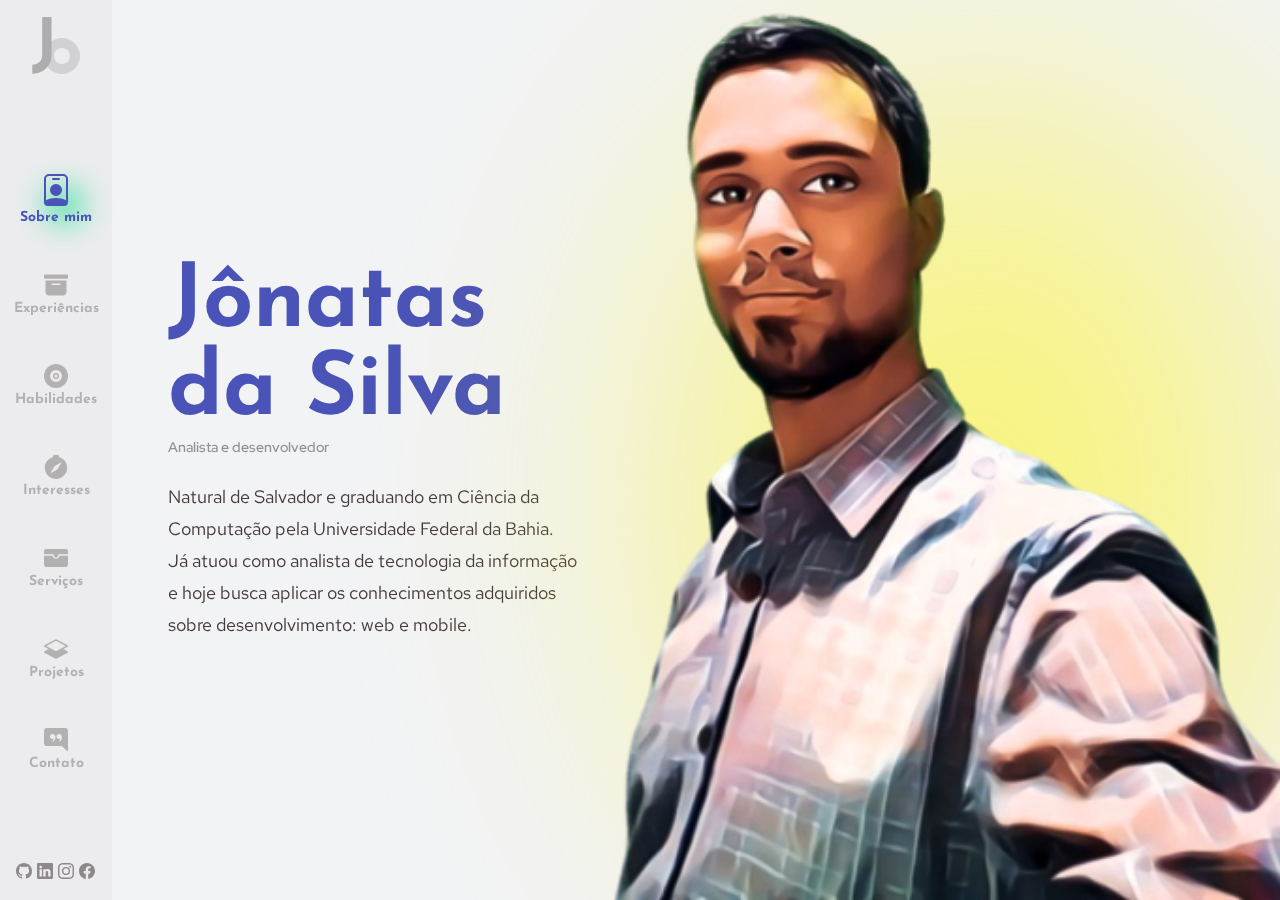
<file: index.html>
<!DOCTYPE html>
<html lang="pt-br" data-theme="light">
<head>
    <meta charset="UTF-8">
    <meta http-equiv="X-UA-Compatible" content="IE=edge">
    <meta name="viewport" content="width=device-width, initial-scale=1.0">
    <title>Jônatas da Silva - Analista e Desenvolvedor</title>
    <link rel="icon" href="assets/icons/favivon.svg">
    <link rel="stylesheet" href="css/global.css">
    <link rel="stylesheet" href="css/style.css">
</head>
<body>
    <aside id="menu">
        <a href="">
            <svg width="48" height="61" viewBox="0 0 48 61" fill="none" xmlns="http://www.w3.org/2000/svg" id="logo">
                <path opacity="0.2" fill-rule="evenodd" clip-rule="evenodd" d="M30 58C39.9411 58 48 49.9411 48 40C48 30.0589 39.9411 22 30 22C20.0589 22 12 30.0589 12 40C12 49.9411 20.0589 58 30 58ZM30 48C34.4183 48 38 44.4183 38 40C38 35.5817 34.4183 32 30 32C25.5817 32 22 35.5817 22 40C22 44.4183 25.5817 48 30 48Z" fill="#666666"/>
                <path d="M19.52 38.08C19.52 42.176 18.7093 45.6747 17.088 48.576C15.4667 51.4773 13.2053 53.696 10.304 55.232C7.44533 56.8107 4.11733 57.664 0.32 57.792V48.768C3.22133 48.5973 5.58933 47.7013 7.424 46.08C9.25867 44.4587 10.176 41.728 10.176 37.888V0.895996H19.52V38.08Z" fill="#ADADAD"/>
            </svg>
        </a>
        <nav id="itens-menu">
            <li href="" class="item active" id="menu-abo" onclick="Menu.about()">
                <svg xmlns="http://www.w3.org/2000/svg" width="16" height="16" fill="currentColor" class="bi bi-person-badge clicked" viewBox="0 0 16 16">
                    <path d="M6.5 2a.5.5 0 0 0 0 1h3a.5.5 0 0 0 0-1h-3zM11 8a3 3 0 1 1-6 0 3 3 0 0 1 6 0z"/>
                    <path d="M4.5 0A2.5 2.5 0 0 0 2 2.5V14a2 2 0 0 0 2 2h8a2 2 0 0 0 2-2V2.5A2.5 2.5 0 0 0 11.5 0h-7zM3 2.5A1.5 1.5 0 0 1 4.5 1h7A1.5 1.5 0 0 1 13 2.5v10.795a4.2 4.2 0 0 0-.776-.492C11.392 12.387 10.063 12 8 12s-3.392.387-4.224.803a4.2 4.2 0 0 0-.776.492V2.5z"/>
                </svg>
                <p>Sobre mim</p>
                <div class="select visible"></div>
            </li>
            <li href="" class="item" id="menu-exp" onclick="Menu.experiences()">
                <svg xmlns="http://www.w3.org/2000/svg" width="16" height="16" fill="currentColor" class="bi bi-archive-fill" viewBox="0 0 16 16">
                    <path d="M12.643 15C13.979 15 15 13.845 15 12.5V5H1v7.5C1 13.845 2.021 15 3.357 15h9.286zM5.5 7h5a.5.5 0 0 1 0 1h-5a.5.5 0 0 1 0-1zM.8 1a.8.8 0 0 0-.8.8V3a.8.8 0 0 0 .8.8h14.4A.8.8 0 0 0 16 3V1.8a.8.8 0 0 0-.8-.8H.8z"/>
                </svg>
                <p>Experiências</p>
                <div class="select none"></div>
            </li>
            <li href="" class="item" id="menu-ski" onclick="Menu.skills()">
                <svg xmlns="http://www.w3.org/2000/svg" width="16" height="16" fill="currentColor" class="bi bi-vinyl-fill" viewBox="0 0 16 16">
                    <path d="M8 6a2 2 0 1 0 0 4 2 2 0 0 0 0-4zm0 3a1 1 0 1 1 0-2 1 1 0 0 1 0 2z"/>
                    <path d="M16 8A8 8 0 1 1 0 8a8 8 0 0 1 16 0zM4 8a4 4 0 1 0 8 0 4 4 0 0 0-8 0z"/>
                </svg>
                <p>Habilidades</p>
                <div class="select none"></div>
            </li>
            <li href="" class="item" id="menu-int" onclick="Menu.interests()">
                <svg xmlns="http://www.w3.org/2000/svg" width="16" height="16" fill="currentColor" class="bi bi-compass-fill" viewBox="0 0 16 16">
                    <path d="M15.5 8.516a7.5 7.5 0 1 1-9.462-7.24A1 1 0 0 1 7 0h2a1 1 0 0 1 .962 1.276 7.503 7.503 0 0 1 5.538 7.24zm-3.61-3.905L6.94 7.439 4.11 12.39l4.95-2.828 2.828-4.95z"/>
                </svg>
                <p>Interesses</p>
                <div class="select none"></div>
            </li>
            <li href="" class="item" id="menu-ser" onclick="Menu.services()">
                <svg xmlns="http://www.w3.org/2000/svg" width="16" height="16" fill="currentColor" class="bi bi-wallet-fill" viewBox="0 0 16 16">
                    <path d="M1.5 2A1.5 1.5 0 0 0 0 3.5v2h6a.5.5 0 0 1 .5.5c0 .253.08.644.306.958.207.288.557.542 1.194.542.637 0 .987-.254 1.194-.542.226-.314.306-.705.306-.958a.5.5 0 0 1 .5-.5h6v-2A1.5 1.5 0 0 0 14.5 2h-13z"/>
                    <path d="M16 6.5h-5.551a2.678 2.678 0 0 1-.443 1.042C9.613 8.088 8.963 8.5 8 8.5c-.963 0-1.613-.412-2.006-.958A2.679 2.679 0 0 1 5.551 6.5H0v6A1.5 1.5 0 0 0 1.5 14h13a1.5 1.5 0 0 0 1.5-1.5v-6z"/>
                </svg>
                <p>Serviços</p>
                <div class="select none"></div>
            </li>
            <li href="" class="item" id="menu-pro" onclick="Menu.projects()">
                <svg xmlns="http://www.w3.org/2000/svg" width="16" height="16" fill="currentColor" class="bi bi-layers-half" viewBox="0 0 16 16">
                    <path d="M8.235 1.559a.5.5 0 0 0-.47 0l-7.5 4a.5.5 0 0 0 0 .882L3.188 8 .264 9.559a.5.5 0 0 0 0 .882l7.5 4a.5.5 0 0 0 .47 0l7.5-4a.5.5 0 0 0 0-.882L12.813 8l2.922-1.559a.5.5 0 0 0 0-.882l-7.5-4zM8 9.433L1.562 6 8 2.567 14.438 6 8 9.433z"/>
                </svg>
                <p>Projetos</p>
                <div class="select none"></div>
            </li>
            <li href="" class="item" id="menu-con" onclick="Menu.contact()">
                <svg xmlns="http://www.w3.org/2000/svg" width="16" height="16" fill="currentColor" class="bi bi-chat-right-quote-fill" viewBox="0 0 16 16">
                    <path d="M16 2a2 2 0 0 0-2-2H2a2 2 0 0 0-2 2v8a2 2 0 0 0 2 2h9.586a1 1 0 0 1 .707.293l2.853 2.853a.5.5 0 0 0 .854-.353V2zM7.194 4.766c.087.124.163.26.227.401.428.948.393 2.377-.942 3.706a.446.446 0 0 1-.612.01.405.405 0 0 1-.011-.59c.419-.416.672-.831.809-1.22-.269.165-.588.26-.93.26C4.775 7.333 4 6.587 4 5.667 4 4.747 4.776 4 5.734 4c.271 0 .528.06.756.166l.008.004c.169.07.327.182.469.324.085.083.161.174.227.272zM11 7.073c-.269.165-.588.26-.93.26-.958 0-1.735-.746-1.735-1.666 0-.92.777-1.667 1.734-1.667.271 0 .528.06.756.166l.008.004c.17.07.327.182.469.324.085.083.161.174.227.272.087.124.164.26.228.401.428.948.392 2.377-.942 3.706a.446.446 0 0 1-.613.01.405.405 0 0 1-.011-.59c.42-.416.672-.831.81-1.22z"/>
                </svg>
                <p>Contato</p>
                <div class="select none"></div>
            </li>
        </nav>
        <div id="social-media">
            <a href="">
                <svg xmlns="http://www.w3.org/2000/svg" width="16" height="16" fill="currentColor" class="bi bi-github" viewBox="0 0 16 16">
                    <path d="M8 0C3.58 0 0 3.58 0 8c0 3.54 2.29 6.53 5.47 7.59.4.07.55-.17.55-.38 0-.19-.01-.82-.01-1.49-2.01.37-2.53-.49-2.69-.94-.09-.23-.48-.94-.82-1.13-.28-.15-.68-.52-.01-.53.63-.01 1.08.58 1.23.82.72 1.21 1.87.87 2.33.66.07-.52.28-.87.51-1.07-1.78-.2-3.64-.89-3.64-3.95 0-.87.31-1.59.82-2.15-.08-.2-.36-1.02.08-2.12 0 0 .67-.21 2.2.82.64-.18 1.32-.27 2-.27.68 0 1.36.09 2 .27 1.53-1.04 2.2-.82 2.2-.82.44 1.1.16 1.92.08 2.12.51.56.82 1.27.82 2.15 0 3.07-1.87 3.75-3.65 3.95.29.25.54.73.54 1.48 0 1.07-.01 1.93-.01 2.2 0 .21.15.46.55.38A8.012 8.012 0 0 0 16 8c0-4.42-3.58-8-8-8z"/>
                </svg>
            </a>
            <a href="">
                <svg xmlns="http://www.w3.org/2000/svg" width="16" height="16" fill="currentColor" class="bi bi-linkedin" viewBox="0 0 16 16">
                    <path d="M0 1.146C0 .513.526 0 1.175 0h13.65C15.474 0 16 .513 16 1.146v13.708c0 .633-.526 1.146-1.175 1.146H1.175C.526 16 0 15.487 0 14.854V1.146zm4.943 12.248V6.169H2.542v7.225h2.401zm-1.2-8.212c.837 0 1.358-.554 1.358-1.248-.015-.709-.52-1.248-1.342-1.248-.822 0-1.359.54-1.359 1.248 0 .694.521 1.248 1.327 1.248h.016zm4.908 8.212V9.359c0-.216.016-.432.08-.586.173-.431.568-.878 1.232-.878.869 0 1.216.662 1.216 1.634v3.865h2.401V9.25c0-2.22-1.184-3.252-2.764-3.252-1.274 0-1.845.7-2.165 1.193v.025h-.016a5.54 5.54 0 0 1 .016-.025V6.169h-2.4c.03.678 0 7.225 0 7.225h2.4z"/>
                </svg>
            </a>
            <a href="">
                <svg xmlns="http://www.w3.org/2000/svg" width="16" height="16" fill="currentColor" class="bi bi-instagram" viewBox="0 0 16 16">
                    <path d="M8 0C5.829 0 5.556.01 4.703.048 3.85.088 3.269.222 2.76.42a3.917 3.917 0 0 0-1.417.923A3.927 3.927 0 0 0 .42 2.76C.222 3.268.087 3.85.048 4.7.01 5.555 0 5.827 0 8.001c0 2.172.01 2.444.048 3.297.04.852.174 1.433.372 1.942.205.526.478.972.923 1.417.444.445.89.719 1.416.923.51.198 1.09.333 1.942.372C5.555 15.99 5.827 16 8 16s2.444-.01 3.298-.048c.851-.04 1.434-.174 1.943-.372a3.916 3.916 0 0 0 1.416-.923c.445-.445.718-.891.923-1.417.197-.509.332-1.09.372-1.942C15.99 10.445 16 10.173 16 8s-.01-2.445-.048-3.299c-.04-.851-.175-1.433-.372-1.941a3.926 3.926 0 0 0-.923-1.417A3.911 3.911 0 0 0 13.24.42c-.51-.198-1.092-.333-1.943-.372C10.443.01 10.172 0 7.998 0h.003zm-.717 1.442h.718c2.136 0 2.389.007 3.232.046.78.035 1.204.166 1.486.275.373.145.64.319.92.599.28.28.453.546.598.92.11.281.24.705.275 1.485.039.843.047 1.096.047 3.231s-.008 2.389-.047 3.232c-.035.78-.166 1.203-.275 1.485a2.47 2.47 0 0 1-.599.919c-.28.28-.546.453-.92.598-.28.11-.704.24-1.485.276-.843.038-1.096.047-3.232.047s-2.39-.009-3.233-.047c-.78-.036-1.203-.166-1.485-.276a2.478 2.478 0 0 1-.92-.598 2.48 2.48 0 0 1-.6-.92c-.109-.281-.24-.705-.275-1.485-.038-.843-.046-1.096-.046-3.233 0-2.136.008-2.388.046-3.231.036-.78.166-1.204.276-1.486.145-.373.319-.64.599-.92.28-.28.546-.453.92-.598.282-.11.705-.24 1.485-.276.738-.034 1.024-.044 2.515-.045v.002zm4.988 1.328a.96.96 0 1 0 0 1.92.96.96 0 0 0 0-1.92zm-4.27 1.122a4.109 4.109 0 1 0 0 8.217 4.109 4.109 0 0 0 0-8.217zm0 1.441a2.667 2.667 0 1 1 0 5.334 2.667 2.667 0 0 1 0-5.334z"/>
                </svg>
            </a>
            <a href="">
                <svg xmlns="http://www.w3.org/2000/svg" width="16" height="16" fill="currentColor" class="bi bi-facebook" viewBox="0 0 16 16">
                    <path d="M16 8.049c0-4.446-3.582-8.05-8-8.05C3.58 0-.002 3.603-.002 8.05c0 4.017 2.926 7.347 6.75 7.951v-5.625h-2.03V8.05H6.75V6.275c0-2.017 1.195-3.131 3.022-3.131.876 0 1.791.157 1.791.157v1.98h-1.009c-.993 0-1.303.621-1.303 1.258v1.51h2.218l-.354 2.326H9.25V16c3.824-.604 6.75-3.934 6.75-7.951z"/>
                </svg>
            </a>
        </div>
    </aside>
    <article>
        <section id="about" class="pageIn">
            <div id="about-info">
                <h1>Jônatas da Silva</h1> 
                <em>Analista e desenvolvedor</em>
                <p>Natural de Salvador e graduando em Ciência da Computação pela Universidade Federal da Bahia. Já atuou como analista de tecnologia da informação e hoje busca aplicar os conhecimentos adquiridos sobre desenvolvimento: web e mobile.</p>
            </div>
            <div id="about-perfil">
                <img src="assets/image/perfil-sobre.png" alt="Perfil de Jônatas da Silva">
                <div id="circle"></div>
            </div>
        </section>
        <section id="experiences">
            <ul id="career">
                <li id="atual">
                    <h2>2021</h2>
                    <h3>Maio</h3>
                    <h4>Projeto especial PROAE</h4>
                    <p>Ingressa como bolsista no Ponto de presença da RNP na Bahia (PoP-BA), através de uma bolsa de pesquisa da FAPEX. Onde, desempenhará as atividades de: monitoramento de ativos de redes, análise de dados de tráfego de redes, tratamento de incidentes em links de internet, configuração remota de equipamentos (redes e servidores), criação de regras de Segurança (BCP38 - RFC 2827) em equipamento de redes, instalação e atualização de servidor de monitoramento Zabbix e criação de procedimentos.</p>
                    <em>Supervisor: Italo Valcy/Kleber Mascarenhas</em>
                    <div id="status">
                        <div>
                            <div id="bar"></div>
                        </div>
                        <svg xmlns="http://www.w3.org/2000/svg" width="16" height="16" fill="currentColor" class="bi bi-clock-fill" viewBox="0 0 16 16">
                            <path d="M16 8A8 8 0 1 1 0 8a8 8 0 0 1 16 0zM8 3.5a.5.5 0 0 0-1 0V9a.5.5 0 0 0 .252.434l3.5 2a.5.5 0 0 0 .496-.868L8 8.71V3.5z"/>
                        </svg>
                    </div>
                </li>
                <li id="finish">
                    <h2>2018</h2>
                    <h3>Maio</h3>
                    <h4>Projeto especial PROAE</h4>
                    <p>Ingressa como bolsista na Coordenação de Segurança da Informação e Comunicação da UFBA, através de mais um projeto da PROAE. Onde, atualmente, desempenha as atividades de: monitoramento de ativos de redes, análise de dados de tráfego de redes, tratamento de incidentes em links de internet, configuração remota de equipamentos (redes e servidores), criação de regras de Segurança (BCP38 - RFC 2827) em equipamento de redes, instalação e atualização de servidor de monitoramento Zabbix e criação de procedimentos.</p>
                    <em>Supervisor: Italo Valcy/Kleber Mascarenhas</em>
                    <div id="status">
                        <div>
                            <div id="bar"></div>
                        </div>
                        <svg xmlns="http://www.w3.org/2000/svg" width="16" height="16" fill="currentColor" class="bi bi-clock-fill" viewBox="0 0 16 16">
                            <path d="M16 8A8 8 0 1 1 0 8a8 8 0 0 1 16 0zM8 3.5a.5.5 0 0 0-1 0V9a.5.5 0 0 0 .252.434l3.5 2a.5.5 0 0 0 .496-.868L8 8.71V3.5z"/>
                        </svg>
                    </div>
                </li>
                <li id="second">
                    <h2>2016</h2>
                    <h3>Setembro</h3>
                    <h4>Analista de Tecnologia da Informação</h4>
                    <p>Ingressa na Coordenação de Redes e Infraestrutura da STI/UFBA, como Analista de Tecnologia da Informação, pela empresa: Solutís. Onde desempenhava as ações de: monitorar, configurar e analisar ativos de redes e servidores com Zabbix, manutenção do serviço de backup com Tivoli da IBM (inserção, atualização, análise e identificação de erros), operação e sustentação da infraestrutura de servidores e redes do datacenter da STI/UFBA e gerenciar permissões de acesso em servidor de arquivos.</p>
                    <em>Empresa: Solutís</em>
                    <div id="status">
                        <div>
                            <div id="bar"></div>
                        </div>
                        <svg xmlns="http://www.w3.org/2000/svg" width="16" height="16" fill="currentColor" class="bi bi-check-circle-fill" viewBox="0 0 16 16">
                            <path d="M16 8A8 8 0 1 1 0 8a8 8 0 0 1 16 0zm-3.97-3.03a.75.75 0 0 0-1.08.022L7.477 9.417 5.384 7.323a.75.75 0 0 0-1.06 1.06L6.97 11.03a.75.75 0 0 0 1.079-.02l3.992-4.99a.75.75 0 0 0-.01-1.05z"/>
                        </svg>
                    </div>
                </li>
                <li id="third">
                    <h2>2016</h2>
                    <h3>Maio</h3>
                    <h4>Programa de Capacitação Técnica em Informática</h4>
                    <p>Ingressa como bolsista na Superintendência de Tecnologia da Informação (STI) da UFBA. Onde foram adquiridos conhecimentos de: sistema linux, inserção de servidores nas rotinas de backups com Tivoli (IBM), desenvolvimento de scripts para automatizar processo de execução de backups em falha, monitoramento de ativos (redes e servidores) com CACTI e Zabbix e produção de relatórios sobre o sistema de backup.</p>
                    <em>Coordenador: Italo Valcy</em>
                    <div id="status">
                        <div>
                            <div id="bar"></div>
                        </div>
                        <svg xmlns="http://www.w3.org/2000/svg" width="16" height="16" fill="currentColor" class="bi bi-check-circle-fill" viewBox="0 0 16 16">
                            <path d="M16 8A8 8 0 1 1 0 8a8 8 0 0 1 16 0zm-3.97-3.03a.75.75 0 0 0-1.08.022L7.477 9.417 5.384 7.323a.75.75 0 0 0-1.06 1.06L6.97 11.03a.75.75 0 0 0 1.079-.02l3.992-4.99a.75.75 0 0 0-.01-1.05z"/>
                        </svg>
                    </div>
                </li>
                <li id="fourth">
                    <h2>2014</h2>
                    <h3>Fevereiro</h3>
                    <h4>Ferramentas Computacionais no Ensino da Matemática</h4>
                    <p>Ingressa pela primeira vez, como bolsista em um projeto da Pró-Reitoria de Ações Afirmativas (PROAE) da UFBA, onde adquiriu conhecimentos sobre LaTeX e ferramentas de construção de artigos científicos.</p>
                    <em>Orietadora: Simone Ribeiro</em>
                    <div id="status">
                        <div>
                            <div id="bar"></div>
                        </div>
                        <svg xmlns="http://www.w3.org/2000/svg" width="16" height="16" fill="currentColor" class="bi bi-check-circle-fill" viewBox="0 0 16 16">
                            <path d="M16 8A8 8 0 1 1 0 8a8 8 0 0 1 16 0zm-3.97-3.03a.75.75 0 0 0-1.08.022L7.477 9.417 5.384 7.323a.75.75 0 0 0-1.06 1.06L6.97 11.03a.75.75 0 0 0 1.079-.02l3.992-4.99a.75.75 0 0 0-.01-1.05z"/>
                        </svg>
                    </div>
                </li>
            </ul>
            <div class="sun"></div>
            <div class="tree"></div>
            <div class="berry"></div>
        </section>
        <section id="skills">
            <div id="hability">
                <div id="tec-web">
                    <div id="html">
                        <h3>HTML</h3>
                        <img src="assets/icons/html.svg" alt="Logo HTML">
                        <div id="progress-html">
                            <div id="bar-html"></div>
                        </div>
                    </div>
                    <div id="css">
                        <h3>CSS</h3>
                        <img src="assets/icons/css.svg" alt="Logo CSS">
                        <div id="progress-css">
                            <div id="bar-css"></div>
                        </div>
                    </div>
                    <div id="js">
                        <h3>JavaScript</h3>
                        <img src="assets/icons/javascript.svg" alt="Logo JavaScript">
                        <div id="progress-js">
                            <div id="bar-js"></div>
                        </div>
                    </div>
                    <div id="sass">
                        <h3>Sass</h3>
                        <img src="assets/icons/Sass.svg" alt="Logo Sass">
                        <div id="progress-sass">
                            <div id="bar-sass"></div>
                        </div>
                    </div>
                    <div id="php">
                        <h3>PHP</h3>
                        <img src="assets/icons/php.svg" alt="Logo PHP">
                        <div id="progress-php">
                            <div id="bar-php"></div>
                        </div>
                    </div>
                </div>
                <div id="tec-mobile">
                    <div id="android">
                        <h3>Android Nativo</h3>
                        <img src="assets/icons/Android.svg" alt="Logo Linguagem C">
                        <div id="progress-android">
                            <div id="bar-android"></div>
                        </div>
                    </div>
                    <div id="react">
                        <h3>React Native</h3>
                        <img src="assets/icons/react.svg" alt="Logo Java">
                        <div id="progress-react">
                            <div id="bar-react"></div>
                        </div>
                    </div>
                    <div id="dart">
                        <h3>Dart</h3>
                        <img src="assets/icons/Dart.svg" alt="Logo Python">
                        <div id="progress-dart">
                            <div id="bar-dart"></div>
                        </div>
                    </div>
                    <div id="flutter">
                        <h3>Flutter</h3>
                        <img src="assets/icons/flutter.svg" alt="Logo Node.js">
                        <div id="progress-flutter">
                            <div id="bar-flutter"></div>
                        </div>
                    </div>
                </div>
                <div id="tec-backend">
                    <div id="c">
                        <h3>C</h3>
                        <img src="assets/icons/c-programming.svg" alt="Logo Linguagem C">
                        <div id="progress-c">
                            <div id="bar-c"></div>
                        </div>
                    </div>
                    <div id="java">
                        <h3>Java</h3>
                        <img src="assets/icons/java.svg" alt="Logo Java">
                        <div id="progress-java">
                            <div id="bar-java"></div>
                        </div>
                    </div>
                    <div id="python">
                        <h3>Python</h3>
                        <img src="assets/icons/python.svg" alt="Logo Python">
                        <div id="progress-python">
                            <div id="bar-python"></div>
                        </div>
                    </div>
                    <div id="node">
                        <h3>Node.js</h3>
                        <img src="assets/icons/Node.js.svg" alt="Logo Node.js">
                        <div id="progress-node">
                            <div id="bar-node"></div>
                        </div>
                    </div>
                    <div id="sql">
                        <h3>MySQL</h3>
                        <img src="assets/icons/MySQL.svg" alt="Logo Sass">
                        <div id="progress-sql">
                            <div id="bar-sql"></div>
                        </div>
                    </div>
                    <div id="mongodb">
                        <h3>MongoDB</h3>
                        <img src="assets/icons/MongoDB.svg" alt="Logo MongoDB">
                        <div id="progress-mongodb">
                            <div id="bar-mongodb"></div>
                        </div>
                    </div>
                    <div id="docker">
                        <h3>Docker</h3>
                        <img src="assets/icons/Docker.svg" alt="Logo Docker">
                        <div id="progress-docker">
                            <div id="bar-docker"></div>
                        </div>
                    </div>
                </div>
            </div>
            <div id="perfil">
                <img src="assets/image/perfil-habilidades.png" alt="Perfil de Jônatas da Silva.">
                <div id="circle"></div>
            </div>
            <div id="green"></div>
        </section>
        <section id="interests">
            <div class="wraper">
                <div class="card ack">
                    <img src="assets/illustrations/Mobile Phone_Two Color.svg" alt="Ilustração de desenvolvimento mobile">
                    <h2>Desenvolvimento mobile</h2>
                    <p>Interessado por desenvolvimento mobile, nos últimos anos vem se dedicando a aprender sobre este ramos. Sendo assim, em 2020 ao participar do Bootcamp desenvolvedor Mobile foram adquiridos conhecimentos básicos sobre: Android Nativo, React Native e Flutter.</p>
                </div>
                <div class="card ack">
                    <img src="assets/illustrations/Web development _Two Color.svg" alt="Ilustração de desenvolvimento web">
                    <h2>Desenvolvimento Web</h2>
                    <p>Interessado em desenvolvimento web, desde 2019 vem buscando adquirir conhecimentos acerca destas tecnologias, em 2020 ingressa no curso FIC-Programador Web do IFBA de Barreiras, onde adquire conhecimentos básicos sobre: HTML, CSS, JavaScript e PHP.</p>
                </div>
                <div class="card ack">
                    <img src="assets/illustrations/Scrum board_Two Color.svg" alt="Ilustração de engenharia de softwaare">
                    <h2>Engenharia de Software</h2>
                    <p>Desde 2015, detém um grande interesse sobre esta área. Na academia, sempre busca aprender o máximo desta área. É um grande entusiasta na: prototipagem de software, gerenciamento de projetos, design estrutural de aplicações e testes de sistemas.</p>
                </div>
                <div class="card">
                    <img src="assets/illustrations/Analyzing process_Two Color.svg" alt="Ilustração de analises de sistemas">
                    <h2>Analise de Sistemas</h2>
                    <p>Desde 2016 é interessado em análise de sistemas, pois já atuou como analista de tecnologia da Informação. Desta forma, detém os conhecimentos: Tivoli (IBM), Linux, servidor de arquivos Windows e serviço de monitoramento com Zabbix. Além de deter conhecimentos básicos a cerca de docker e criação e manutenção de containers.</p>
                </div>
                <div class="card">
                    <img src="assets/illustrations/Mind Map_Two Color.svg" alt="Ilustração de Analise de requisitos">
                    <h2>Análise de Requisitos</h2>
                    <p>Ao descobrir está área em 2016, se interessou e muito. Quando descobriu que o levantamentos dos requisitos é o que define o rumo do desenvolvimento e evolução de um software, isto fez com que o entendimento sobre o desenvolvimento de um projeto fosse mais amplo. Desde então busca entender cada vez mais sobre esse campo tão complexo.</p>
                </div>
                <div class="card">
                    <img src="assets/illustrations/Report analysis _Two Color.svg" alt="Ilustração de mineração de dados">
                    <h2>Mineração de Dados</h2>
                    <p>Em 2017, quando teve contato com estes conteúdos em um evento, fez ver o poder de identificar relacionamentos entre um conjunto de dados e identificar padrões era algo muito interessante. Sendo assim, na academia, esteva cursando uma disciplina que abordava PLN e como identificar e construir regras para identificação e extração de informação.</p>
                </div>
            </div>
            <div class="green"></div>
            <div class="primary"></div>
            <div class="yellow"></div>
        </section>
        <section id="services"></section>
        <section id="projects"></section>
        <section id="contact">
            <div class="mail">
                <form class="form" action="https://formspree.io/jonatasdasilvasantos@outlook.com" method="POST">
                    <input name="Name" class="text" type="text" placeholder="Nome" required="">
                    <input name="_replyto" class="text" type="email" placeholder="E-mail: john@emai.com" required>
                    <input name="_subject" class="text" type="text" placeholder="Assunto de contato" required>
                    <textarea name="message" class="text" placeholder="Digite sua mensagem..." required ></textarea>
                    <input type="hidden" name="_next" value="https://jonatasdasilva.github.io/#contato">
                    <input id="limpar" type="reset" value="limpar">
                    <input id="enviar" type="submit" value="enviar">
                </form>
            </div>
            <div id="network">
                <div id="github" class="profile">
                    <svg xmlns="http://www.w3.org/2000/svg" width="16" height="16" fill="currentColor" class="bi bi-github" viewBox="0 0 16 16">
                        <path d="M8 0C3.58 0 0 3.58 0 8c0 3.54 2.29 6.53 5.47 7.59.4.07.55-.17.55-.38 0-.19-.01-.82-.01-1.49-2.01.37-2.53-.49-2.69-.94-.09-.23-.48-.94-.82-1.13-.28-.15-.68-.52-.01-.53.63-.01 1.08.58 1.23.82.72 1.21 1.87.87 2.33.66.07-.52.28-.87.51-1.07-1.78-.2-3.64-.89-3.64-3.95 0-.87.31-1.59.82-2.15-.08-.2-.36-1.02.08-2.12 0 0 .67-.21 2.2.82.64-.18 1.32-.27 2-.27.68 0 1.36.09 2 .27 1.53-1.04 2.2-.82 2.2-.82.44 1.1.16 1.92.08 2.12.51.56.82 1.27.82 2.15 0 3.07-1.87 3.75-3.65 3.95.29.25.54.73.54 1.48 0 1.07-.01 1.93-.01 2.2 0 .21.15.46.55.38A8.012 8.012 0 0 0 16 8c0-4.42-3.58-8-8-8z"/>
                    </svg>
                    <p>@jonatasdasilva</p>
                </div>
                <div id="linkedin" class="profile">
                    <svg xmlns="http://www.w3.org/2000/svg" width="16" height="16" fill="currentColor" class="bi bi-linkedin" viewBox="0 0 16 16">
                        <path d="M0 1.146C0 .513.526 0 1.175 0h13.65C15.474 0 16 .513 16 1.146v13.708c0 .633-.526 1.146-1.175 1.146H1.175C.526 16 0 15.487 0 14.854V1.146zm4.943 12.248V6.169H2.542v7.225h2.401zm-1.2-8.212c.837 0 1.358-.554 1.358-1.248-.015-.709-.52-1.248-1.342-1.248-.822 0-1.359.54-1.359 1.248 0 .694.521 1.248 1.327 1.248h.016zm4.908 8.212V9.359c0-.216.016-.432.08-.586.173-.431.568-.878 1.232-.878.869 0 1.216.662 1.216 1.634v3.865h2.401V9.25c0-2.22-1.184-3.252-2.764-3.252-1.274 0-1.845.7-2.165 1.193v.025h-.016a5.54 5.54 0 0 1 .016-.025V6.169h-2.4c.03.678 0 7.225 0 7.225h2.4z"/>
                    </svg>
                    <p>Jônatas da Silva Santos</p>
                </div>
                <div id="instagram" class="profile">
                     <svg xmlns="http://www.w3.org/2000/svg" width="16" height="16" fill="currentColor" class="bi bi-instagram" viewBox="0 0 16 16">
                        <path d="M8 0C5.829 0 5.556.01 4.703.048 3.85.088 3.269.222 2.76.42a3.917 3.917 0 0 0-1.417.923A3.927 3.927 0 0 0 .42 2.76C.222 3.268.087 3.85.048 4.7.01 5.555 0 5.827 0 8.001c0 2.172.01 2.444.048 3.297.04.852.174 1.433.372 1.942.205.526.478.972.923 1.417.444.445.89.719 1.416.923.51.198 1.09.333 1.942.372C5.555 15.99 5.827 16 8 16s2.444-.01 3.298-.048c.851-.04 1.434-.174 1.943-.372a3.916 3.916 0 0 0 1.416-.923c.445-.445.718-.891.923-1.417.197-.509.332-1.09.372-1.942C15.99 10.445 16 10.173 16 8s-.01-2.445-.048-3.299c-.04-.851-.175-1.433-.372-1.941a3.926 3.926 0 0 0-.923-1.417A3.911 3.911 0 0 0 13.24.42c-.51-.198-1.092-.333-1.943-.372C10.443.01 10.172 0 7.998 0h.003zm-.717 1.442h.718c2.136 0 2.389.007 3.232.046.78.035 1.204.166 1.486.275.373.145.64.319.92.599.28.28.453.546.598.92.11.281.24.705.275 1.485.039.843.047 1.096.047 3.231s-.008 2.389-.047 3.232c-.035.78-.166 1.203-.275 1.485a2.47 2.47 0 0 1-.599.919c-.28.28-.546.453-.92.598-.28.11-.704.24-1.485.276-.843.038-1.096.047-3.232.047s-2.39-.009-3.233-.047c-.78-.036-1.203-.166-1.485-.276a2.478 2.478 0 0 1-.92-.598 2.48 2.48 0 0 1-.6-.92c-.109-.281-.24-.705-.275-1.485-.038-.843-.046-1.096-.046-3.233 0-2.136.008-2.388.046-3.231.036-.78.166-1.204.276-1.486.145-.373.319-.64.599-.92.28-.28.546-.453.92-.598.282-.11.705-.24 1.485-.276.738-.034 1.024-.044 2.515-.045v.002zm4.988 1.328a.96.96 0 1 0 0 1.92.96.96 0 0 0 0-1.92zm-4.27 1.122a4.109 4.109 0 1 0 0 8.217 4.109 4.109 0 0 0 0-8.217zm0 1.441a2.667 2.667 0 1 1 0 5.334 2.667 2.667 0 0 1 0-5.334z"/>
                    </svg>
                    <p>@jonatasdasilvasantos</p>
                </div>
                <div id="instagram" class="profile">
                     <svg xmlns="http://www.w3.org/2000/svg" width="16" height="16" fill="currentColor" class="bi bi-facebook" viewBox="0 0 16 16">
                        <path d="M16 8.049c0-4.446-3.582-8.05-8-8.05C3.58 0-.002 3.603-.002 8.05c0 4.017 2.926 7.347 6.75 7.951v-5.625h-2.03V8.05H6.75V6.275c0-2.017 1.195-3.131 3.022-3.131.876 0 1.791.157 1.791.157v1.98h-1.009c-.993 0-1.303.621-1.303 1.258v1.51h2.218l-.354 2.326H9.25V16c3.824-.604 6.75-3.934 6.75-7.951z"/>
                    </svg>
                    <p>@jonatasdasilvasantos</p>
                </div>
            </div>
        </section>
    </article>
    <script src="js/script.js"></script>
    
</body>
</html>
</file>
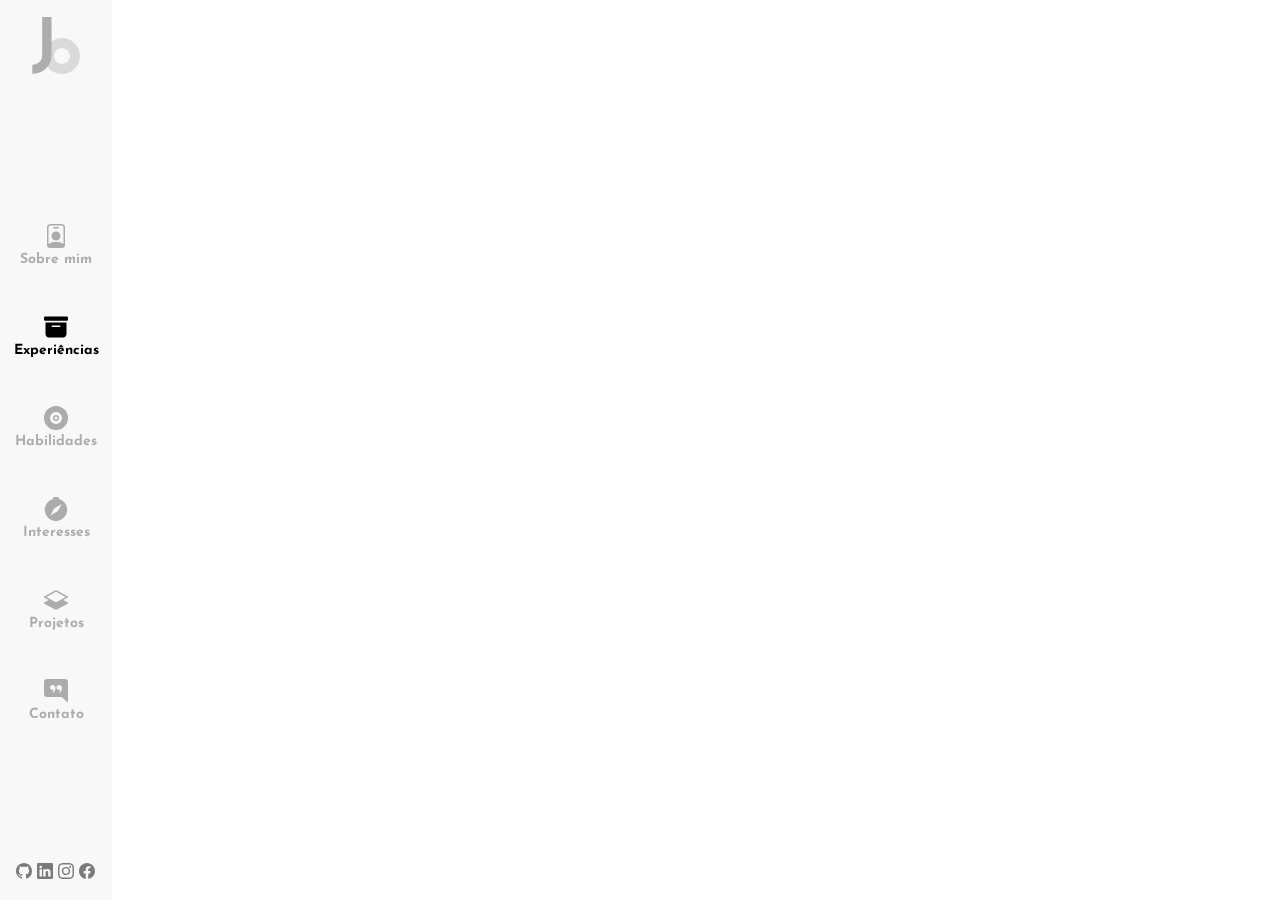
<file: pages/experiencias.html>
<!DOCTYPE html>
<html lang="pt-br" data-theme="light">
<head>
    <meta charset="UTF-8">
    <meta http-equiv="X-UA-Compatible" content="IE=edge">
    <meta name="viewport" content="width=device-width, initial-scale=1.0">
    <title>Jônatas da Silva - Analista e Desenvolvedor</title>
    <link rel="icon" href="../assets/icons/favivon.svg">
    <link rel="stylesheet" href="../css/global.css">
    <meta name="description" content="Natural de Salvador e graduando em Ciência da Computação pela Universidade Federal da Bahia. Já atuou como analista de tecnologia da informação e hoje busca aplicar os conhecimentos adquiridos sobre desenvolvimento: web e mobile.">
</head>
<body>
    <aside id="menu">
        <a href="https://jonatasdasilva.github.io/">
            <svg width="48" height="61" viewBox="0 0 48 61" fill="none" xmlns="http://www.w3.org/2000/svg" id="logo">
                <path opacity="0.2" fill-rule="evenodd" clip-rule="evenodd" d="M30 58C39.9411 58 48 49.9411 48 40C48 30.0589 39.9411 22 30 22C20.0589 22 12 30.0589 12 40C12 49.9411 20.0589 58 30 58ZM30 48C34.4183 48 38 44.4183 38 40C38 35.5817 34.4183 32 30 32C25.5817 32 22 35.5817 22 40C22 44.4183 25.5817 48 30 48Z" fill="#666666"/>
                <path d="M19.52 38.08C19.52 42.176 18.7093 45.6747 17.088 48.576C15.4667 51.4773 13.2053 53.696 10.304 55.232C7.44533 56.8107 4.11733 57.664 0.32 57.792V48.768C3.22133 48.5973 5.58933 47.7013 7.424 46.08C9.25867 44.4587 10.176 41.728 10.176 37.888V0.895996H19.52V38.08Z" fill="#ADADAD"/>
            </svg>
        </a>
        <nav id="itens-menu">
            <a href="../index.html" class="item">
                <svg xmlns="http://www.w3.org/2000/svg" width="16" height="16" fill="currentColor" class="bi bi-person-badge active" viewBox="0 0 16 16">
                    <path d="M6.5 2a.5.5 0 0 0 0 1h3a.5.5 0 0 0 0-1h-3zM11 8a3 3 0 1 1-6 0 3 3 0 0 1 6 0z"/>
                    <path d="M4.5 0A2.5 2.5 0 0 0 2 2.5V14a2 2 0 0 0 2 2h8a2 2 0 0 0 2-2V2.5A2.5 2.5 0 0 0 11.5 0h-7zM3 2.5A1.5 1.5 0 0 1 4.5 1h7A1.5 1.5 0 0 1 13 2.5v10.795a4.2 4.2 0 0 0-.776-.492C11.392 12.387 10.063 12 8 12s-3.392.387-4.224.803a4.2 4.2 0 0 0-.776.492V2.5z"/>
                </svg>
                <p>Sobre mim</p>
            </a>
            <a href="experiencias.html" class="item active">
                <svg xmlns="http://www.w3.org/2000/svg" width="16" height="16" fill="currentColor" class="bi bi-archive-fill" viewBox="0 0 16 16">
                    <path d="M12.643 15C13.979 15 15 13.845 15 12.5V5H1v7.5C1 13.845 2.021 15 3.357 15h9.286zM5.5 7h5a.5.5 0 0 1 0 1h-5a.5.5 0 0 1 0-1zM.8 1a.8.8 0 0 0-.8.8V3a.8.8 0 0 0 .8.8h14.4A.8.8 0 0 0 16 3V1.8a.8.8 0 0 0-.8-.8H.8z"/>
                </svg>
                <p>Experiências</p>
                <div class="select active"></div>
            </a>
            <a href="#" class="item">
                <svg xmlns="http://www.w3.org/2000/svg" width="16" height="16" fill="currentColor" class="bi bi-vinyl-fill" viewBox="0 0 16 16">
                    <path d="M8 6a2 2 0 1 0 0 4 2 2 0 0 0 0-4zm0 3a1 1 0 1 1 0-2 1 1 0 0 1 0 2z"/>
                    <path d="M16 8A8 8 0 1 1 0 8a8 8 0 0 1 16 0zM4 8a4 4 0 1 0 8 0 4 4 0 0 0-8 0z"/>
                </svg>
                <p>Habilidades</p>
            </a>
            <a href="#" class="item">
                <svg xmlns="http://www.w3.org/2000/svg" width="16" height="16" fill="currentColor" class="bi bi-compass-fill" viewBox="0 0 16 16">
                    <path d="M15.5 8.516a7.5 7.5 0 1 1-9.462-7.24A1 1 0 0 1 7 0h2a1 1 0 0 1 .962 1.276 7.503 7.503 0 0 1 5.538 7.24zm-3.61-3.905L6.94 7.439 4.11 12.39l4.95-2.828 2.828-4.95z"/>
                </svg>
                <p>Interesses</p>
            </a>
            <a href="#" class="item">
                <svg xmlns="http://www.w3.org/2000/svg" width="16" height="16" fill="currentColor" class="bi bi-layers-half" viewBox="0 0 16 16">
                    <path d="M8.235 1.559a.5.5 0 0 0-.47 0l-7.5 4a.5.5 0 0 0 0 .882L3.188 8 .264 9.559a.5.5 0 0 0 0 .882l7.5 4a.5.5 0 0 0 .47 0l7.5-4a.5.5 0 0 0 0-.882L12.813 8l2.922-1.559a.5.5 0 0 0 0-.882l-7.5-4zM8 9.433L1.562 6 8 2.567 14.438 6 8 9.433z"/>
                </svg>
                <p>Projetos</p>
            </a>
            <a href="#" class="item">
                <svg xmlns="http://www.w3.org/2000/svg" width="16" height="16" fill="currentColor" class="bi bi-chat-right-quote-fill" viewBox="0 0 16 16">
                    <path d="M16 2a2 2 0 0 0-2-2H2a2 2 0 0 0-2 2v8a2 2 0 0 0 2 2h9.586a1 1 0 0 1 .707.293l2.853 2.853a.5.5 0 0 0 .854-.353V2zM7.194 4.766c.087.124.163.26.227.401.428.948.393 2.377-.942 3.706a.446.446 0 0 1-.612.01.405.405 0 0 1-.011-.59c.419-.416.672-.831.809-1.22-.269.165-.588.26-.93.26C4.775 7.333 4 6.587 4 5.667 4 4.747 4.776 4 5.734 4c.271 0 .528.06.756.166l.008.004c.169.07.327.182.469.324.085.083.161.174.227.272zM11 7.073c-.269.165-.588.26-.93.26-.958 0-1.735-.746-1.735-1.666 0-.92.777-1.667 1.734-1.667.271 0 .528.06.756.166l.008.004c.17.07.327.182.469.324.085.083.161.174.227.272.087.124.164.26.228.401.428.948.392 2.377-.942 3.706a.446.446 0 0 1-.613.01.405.405 0 0 1-.011-.59c.42-.416.672-.831.81-1.22z"/>
                </svg>
                <p>Contato</p>
            </a>
        </nav>
        <div id="social-media">
            <a href="">
                <svg xmlns="http://www.w3.org/2000/svg" width="16" height="16" fill="currentColor" class="bi bi-github" viewBox="0 0 16 16">
                    <path d="M8 0C3.58 0 0 3.58 0 8c0 3.54 2.29 6.53 5.47 7.59.4.07.55-.17.55-.38 0-.19-.01-.82-.01-1.49-2.01.37-2.53-.49-2.69-.94-.09-.23-.48-.94-.82-1.13-.28-.15-.68-.52-.01-.53.63-.01 1.08.58 1.23.82.72 1.21 1.87.87 2.33.66.07-.52.28-.87.51-1.07-1.78-.2-3.64-.89-3.64-3.95 0-.87.31-1.59.82-2.15-.08-.2-.36-1.02.08-2.12 0 0 .67-.21 2.2.82.64-.18 1.32-.27 2-.27.68 0 1.36.09 2 .27 1.53-1.04 2.2-.82 2.2-.82.44 1.1.16 1.92.08 2.12.51.56.82 1.27.82 2.15 0 3.07-1.87 3.75-3.65 3.95.29.25.54.73.54 1.48 0 1.07-.01 1.93-.01 2.2 0 .21.15.46.55.38A8.012 8.012 0 0 0 16 8c0-4.42-3.58-8-8-8z"/>
                </svg>
            </a>
            <a href="">
                <svg xmlns="http://www.w3.org/2000/svg" width="16" height="16" fill="currentColor" class="bi bi-linkedin" viewBox="0 0 16 16">
                    <path d="M0 1.146C0 .513.526 0 1.175 0h13.65C15.474 0 16 .513 16 1.146v13.708c0 .633-.526 1.146-1.175 1.146H1.175C.526 16 0 15.487 0 14.854V1.146zm4.943 12.248V6.169H2.542v7.225h2.401zm-1.2-8.212c.837 0 1.358-.554 1.358-1.248-.015-.709-.52-1.248-1.342-1.248-.822 0-1.359.54-1.359 1.248 0 .694.521 1.248 1.327 1.248h.016zm4.908 8.212V9.359c0-.216.016-.432.08-.586.173-.431.568-.878 1.232-.878.869 0 1.216.662 1.216 1.634v3.865h2.401V9.25c0-2.22-1.184-3.252-2.764-3.252-1.274 0-1.845.7-2.165 1.193v.025h-.016a5.54 5.54 0 0 1 .016-.025V6.169h-2.4c.03.678 0 7.225 0 7.225h2.4z"/>
                </svg>
            </a>
            <a href="">
                <svg xmlns="http://www.w3.org/2000/svg" width="16" height="16" fill="currentColor" class="bi bi-instagram" viewBox="0 0 16 16">
                    <path d="M8 0C5.829 0 5.556.01 4.703.048 3.85.088 3.269.222 2.76.42a3.917 3.917 0 0 0-1.417.923A3.927 3.927 0 0 0 .42 2.76C.222 3.268.087 3.85.048 4.7.01 5.555 0 5.827 0 8.001c0 2.172.01 2.444.048 3.297.04.852.174 1.433.372 1.942.205.526.478.972.923 1.417.444.445.89.719 1.416.923.51.198 1.09.333 1.942.372C5.555 15.99 5.827 16 8 16s2.444-.01 3.298-.048c.851-.04 1.434-.174 1.943-.372a3.916 3.916 0 0 0 1.416-.923c.445-.445.718-.891.923-1.417.197-.509.332-1.09.372-1.942C15.99 10.445 16 10.173 16 8s-.01-2.445-.048-3.299c-.04-.851-.175-1.433-.372-1.941a3.926 3.926 0 0 0-.923-1.417A3.911 3.911 0 0 0 13.24.42c-.51-.198-1.092-.333-1.943-.372C10.443.01 10.172 0 7.998 0h.003zm-.717 1.442h.718c2.136 0 2.389.007 3.232.046.78.035 1.204.166 1.486.275.373.145.64.319.92.599.28.28.453.546.598.92.11.281.24.705.275 1.485.039.843.047 1.096.047 3.231s-.008 2.389-.047 3.232c-.035.78-.166 1.203-.275 1.485a2.47 2.47 0 0 1-.599.919c-.28.28-.546.453-.92.598-.28.11-.704.24-1.485.276-.843.038-1.096.047-3.232.047s-2.39-.009-3.233-.047c-.78-.036-1.203-.166-1.485-.276a2.478 2.478 0 0 1-.92-.598 2.48 2.48 0 0 1-.6-.92c-.109-.281-.24-.705-.275-1.485-.038-.843-.046-1.096-.046-3.233 0-2.136.008-2.388.046-3.231.036-.78.166-1.204.276-1.486.145-.373.319-.64.599-.92.28-.28.546-.453.92-.598.282-.11.705-.24 1.485-.276.738-.034 1.024-.044 2.515-.045v.002zm4.988 1.328a.96.96 0 1 0 0 1.92.96.96 0 0 0 0-1.92zm-4.27 1.122a4.109 4.109 0 1 0 0 8.217 4.109 4.109 0 0 0 0-8.217zm0 1.441a2.667 2.667 0 1 1 0 5.334 2.667 2.667 0 0 1 0-5.334z"/>
                </svg>
            </a>
            <a href="">
                <svg xmlns="http://www.w3.org/2000/svg" width="16" height="16" fill="currentColor" class="bi bi-facebook" viewBox="0 0 16 16">
                    <path d="M16 8.049c0-4.446-3.582-8.05-8-8.05C3.58 0-.002 3.603-.002 8.05c0 4.017 2.926 7.347 6.75 7.951v-5.625h-2.03V8.05H6.75V6.275c0-2.017 1.195-3.131 3.022-3.131.876 0 1.791.157 1.791.157v1.98h-1.009c-.993 0-1.303.621-1.303 1.258v1.51h2.218l-.354 2.326H9.25V16c3.824-.604 6.75-3.934 6.75-7.951z"/>
                </svg>
            </a>
        </div>
    </aside>
</body>
</html>
</file>
<file: css/global.css>
@import url("https://fonts.googleapis.com/css2?family=Josefin+Sans:ital,wght@0,100;0,200;0,300;0,400;0,500;0,600;0,700;1,100;1,200;1,300;1,400;1,500;1,600;1,700&family=Open+Sans:ital,wght@0,300;0,400;0,600;0,700;0,800;1,300;1,400;1,600;1,700;1,800&family=Red+Hat+Display:ital,wght@0,400;0,500;0,700;0,900;1,400;1,500;1,700;1,900&family=Red+Hat+Text:ital,wght@0,400;0,500;0,700;1,400;1,500;1,700&display=swap");
* {
  margin: 0;
  padding: 0;
  font-weight: 200;
  box-sizing: border-box;
  -webkit-box-sizing: border-box;
  font-family: 'Red Hat Text', sans-serif;
  -moz-osx-font-smoothing: grayscale !important;
  text-rendering: optimizelegibility !important;
  -webkit-font-smoothing: antialiased !important;
}

/*
html[data-theme="light"]{
    width: 100%;
    height: 100%;
    --text: #222222;
    --yellow: #fef503;
    --primary: #4953B8;
    --emphasis: #eeeeee;
    --secondary: #00db86;
    --background: #F2F3F5;
    background: var(--background);
}*/
#menu {
  top: 0px;
  left: 0px;
  width: 112px;
  height: 100%;
  display: -webkit-box;
  display: -ms-flexbox;
  display: flex;
  padding: 16px;
  position: fixed;
  -webkit-box-align: center;
      -ms-flex-align: center;
          align-items: center;
  -webkit-box-orient: vertical;
  -webkit-box-direction: normal;
      -ms-flex-direction: column;
          flex-direction: column;
  -webkit-backdrop-filter: blur(20rem);
          backdrop-filter: blur(20rem);
  -webkit-box-pack: justify;
      -ms-flex-pack: justify;
          justify-content: space-between;
  background: rgba(49, 38, 40, 0.03);
}

#menu #itens-menu {
  display: -webkit-box;
  display: -ms-flexbox;
  display: flex;
  position: relative;
  -webkit-box-align: center;
      -ms-flex-align: center;
          align-items: center;
  -webkit-box-orient: vertical;
  -webkit-box-direction: normal;
      -ms-flex-direction: column;
          flex-direction: column;
  background: transparent;
  -ms-flex-pack: distribute;
      justify-content: space-around;
  -webkit-transition: all 0.6s ease-in-out;
  transition: all 0.6s ease-in-out;
}

#menu #itens-menu .item {
  opacity: 0.3;
  display: -webkit-box;
  display: -ms-flexbox;
  display: flex;
  cursor: pointer;
  color: var(--text);
  -webkit-box-align: center;
      -ms-flex-align: center;
          align-items: center;
  margin: 24px 0 24px 0;
  text-decoration: none;
  -webkit-box-orient: vertical;
  -webkit-box-direction: normal;
      -ms-flex-direction: column;
          flex-direction: column;
  -webkit-transition: all 0.3s ease-in-out;
  transition: all 0.3s ease-in-out;
}

#menu #itens-menu .item:hover {
  opacity: 0.5;
}

#menu #itens-menu .item svg {
  width: 24px;
  height: 24px;
  color: var(--text);
  -webkit-transition: all 0.5s ease-in;
  transition: all 0.5s ease-in;
  -webkit-animation: icon-in 0.5s normal;
          animation: icon-in 0.5s normal;
}

#menu #itens-menu .item svg.clicked {
  width: 32px;
  height: 32px;
  color: var(--primary);
  -webkit-transition: all 0.5s ease-out;
  transition: all 0.5s ease-out;
}

#menu #itens-menu .item p {
  font-size: 14px;
  font-weight: 700;
  padding-top: 4px;
  font-family: 'Josefin Sans', sans-serif;
}

#menu #itens-menu .item .select {
  left: 36px;
  width: 10px;
  height: 10px;
  display: none;
  position: relative;
  border-radius: 100%;
  background: var(--secondary);
  border: 2px solid var(--emphasis);
}

#menu #itens-menu .item .select.visible {
  left: 8px;
  z-index: -1;
  width: 40px;
  height: 40px;
  opacity: 0.8;
  bottom: 40px;
  display: block;
  -webkit-filter: blur(1rem);
          filter: blur(1rem);
  margin-bottom: -40px;
}

#menu #itens-menu .item .select.none {
  display: none;
}

#menu #itens-menu .item.active {
  opacity: 1;
  color: var(--primary);
  -webkit-transition: all 0.5s ease-in-out;
  transition: all 0.5s ease-in-out;
}

#menu #social-media a {
  opacity: 0.5;
  margin-right: 1px;
  color: var(--text);
  text-decoration: none;
  -webkit-transition: all 0.5s ease-in-out;
  transition: all 0.5s ease-in-out;
}

#menu #social-media a:hover {
  opacity: 1;
  color: var(--primary);
}

@-webkit-keyframes icon-in {
  from {
    width: 24px;
    height: 24px;
    color: var(--primary);
  }
  to {
    width: 32px;
    height: 32px;
    color: var(--primary);
  }
}

@keyframes icon-in {
  from {
    width: 24px;
    height: 24px;
    color: var(--primary);
  }
  to {
    width: 32px;
    height: 32px;
    color: var(--primary);
  }
}

@-webkit-keyframes icon-out {
  from {
    width: 32px;
    height: 32px;
    opacity: 0.3;
    color: var(--primary);
  }
  to {
    opacity: 1;
    width: 24px;
    height: 24px;
    color: var(--text);
  }
}

@keyframes icon-out {
  from {
    width: 32px;
    height: 32px;
    opacity: 0.3;
    color: var(--primary);
  }
  to {
    opacity: 1;
    width: 24px;
    height: 24px;
    color: var(--text);
  }
}
/*# sourceMappingURL=global.css.map */
</file>
<file: css/style.css>
@charset "UTF-8";
/*
    - Criar animação para ativar e desativar butão de menu.
*/
html[data-theme="light"] {
  width: 100%;
  height: 100%;
  --text: #312628;
  --yellow: #fef503;
  --primary: #4953B8;
  --emphasis: #eeeeee;
  --secondary: #00db86;
  --background: #F2F3F5;
  background: var(--background);
}

body {
  width: 100%;
  height: 100%;
}

article {
  margin: 0;
  padding: 0;
  width: 100%;
  height: 100%;
  display: -webkit-box;
  display: -ms-flexbox;
  display: flex;
  overflow-x: hidden;
  -webkit-box-orient: vertical;
  -webkit-box-direction: normal;
      -ms-flex-direction: column;
          flex-direction: column;
}

article section.hidden {
  -webkit-transition: all 0.7 ease-out;
  transition: all 0.7 ease-out;
  -webkit-animation: page-out 1.5s normal;
          animation: page-out 1.5s normal;
}

article section.show {
  -webkit-transition: all 0.7 ease-in;
  transition: all 0.7 ease-in;
  -webkit-animation: page-in 1.5s normal;
          animation: page-in 1.5s normal;
}

article #about {
  margin: 0;
  padding: 0;
  height: 100%;
  display: none;
  overflow-x: hidden;
  margin-left: 168px;
  -webkit-box-align: center;
      -ms-flex-align: center;
          align-items: center;
  width: calc(100% - 168px);
  -ms-flex-pack: distribute;
      justify-content: space-around;
  -webkit-transition: all 0.5s ease-out;
  transition: all 0.5s ease-out;
}

article #about #about-info {
  width: 40%;
}

article #about #about-info h1 {
  font-size: 88px;
  font-weight: 700;
  color: var(--primary);
  font-family: 'Josefin Sans', sans-serif;
}

article #about #about-info em {
  opacity: 0.4;
  font-size: 14px;
  font-weight: 600;
  margin-top: 16px;
  font-style: normal;
  font-family: 'Red Hat Display', sans-serif;
}

article #about #about-info p {
  width: 92%;
  opacity: 0.9;
  font-size: 18px;
  font-weight: 400;
  margin-top: 24px;
  line-height: 32px;
  color: var(--text);
}

article #about #about-perfil {
  right: 0;
  bottom: 0;
  margin: 0;
  padding: 0;
  width: 60%;
  height: 100%;
  position: relative;
}

article #about #about-perfil #circle {
  right: 0;
  bottom: 0;
  z-index: 0;
  width: 90%;
  height: 90%;
  opacity: 0.5;
  position: absolute;
  border-radius: 100%;
  -webkit-filter: blur(10rem);
          filter: blur(10rem);
  background: var(--yellow);
}

article #about #about-perfil img {
  right: 0;
  z-index: 2;
  height: 100%;
  position: absolute;
}

article #about.pageIn {
  display: -webkit-box;
  display: -ms-flexbox;
  display: flex;
  -webkit-animation: page-in 1s;
          animation: page-in 1s;
}

article #about.pageOut {
  -webkit-animation: page-out 1s;
          animation: page-out 1s;
}

article #experiences {
  display: none;
  margin-left: 168px;
  position: relative;
  overflow-x: hidden;
  width: calc(100% - 168px);
  -webkit-transition: all 0.5s ease-in-out;
  transition: all 0.5s ease-in-out;
}

article #experiences #career {
  margin: 0;
  display: -ms-grid;
  display: grid;
  row-gap: 2rem;
  margin-top: 2rem;
  -webkit-column-gap: 2rem;
          column-gap: 2rem;
  list-style: none;
  overflow-y: hidden;
  padding-bottom: 2rem;
  -ms-grid-rows: 1fr 1fr;
      grid-template-rows: 1fr 1fr;
  -ms-grid-columns: 1fr 1fr;
      grid-template-columns: 1fr 1fr;
}

article #experiences #career li {
  width: 90%;
  height: 100%;
  padding: 48px;
  margin-left: 2rem;
  background: var(--emphasis);
  border: 1px solid rgba(0, 0, 0, 0.01);
  -webkit-box-shadow: 12px 12px 2px 1px rgba(0, 0, 255, 0.08);
          box-shadow: 12px 12px 2px 1px rgba(0, 0, 255, 0.08);
}

article #experiences #career li h2 {
  font-size: 88px;
  font-weight: 800;
  color: var(--text);
  font-family: 'Red Hat Display', sans-serif;
}

article #experiences #career li h3 {
  font-size: 16px;
  font-weight: 600;
  color: var(--text);
  letter-spacing: 1.5px;
}

article #experiences #career li h4 {
  font-size: 36px;
  margin-top: 56px;
  font-weight: 600;
  color: var(--text);
  margin-bottom: 24px;
  font-family: 'Red Hat Display', sans-serif;
}

article #experiences #career li p {
  font-weight: 500;
  color: var(--text);
  text-align: justify;
  margin-bottom: 36px;
}

article #experiences #career li em {
  opacity: 0.8;
  font-weight: 500;
  padding: 5px 10px;
  color: var(--text);
  background: rgba(0, 0, 0, 0.08);
}

article #experiences #career li #status {
  display: -webkit-box;
  display: -ms-flexbox;
  display: flex;
  position: relative;
  -webkit-box-align: center;
      -ms-flex-align: center;
          align-items: center;
  -webkit-box-pack: justify;
      -ms-flex-pack: justify;
          justify-content: space-between;
}

article #experiences #career li #status div {
  width: 90%;
  height: 16px;
  display: -webkit-box;
  display: -ms-flexbox;
  display: flex;
  padding: 0 5px;
  -webkit-box-align: center;
      -ms-flex-align: center;
          align-items: center;
  background: rgba(0, 0, 0, 0.15);
}

article #experiences #career li #status #bar {
  width: 100%;
  height: 8px;
  opacity: 0.7;
  background: var(--secondary);
}

article #experiences #career li #status svg {
  width: 24px;
  height: 24px;
  opacity: 0.9;
  color: var(--secondary);
}

article #experiences #career #atual {
  color: var(--emphasis);
  background: var(--primary);
}

article #experiences #career #atual h2, article #experiences #career #atual h3, article #experiences #career #atual h4, article #experiences #career #atual p, article #experiences #career #atual em {
  color: var(--background);
}

article #experiences #career #atual h2 {
  font-weight: 700;
}

article #experiences #career #atual h3 {
  font-weight: 500;
}

article #experiences #career #atual p {
  font-weight: 400;
  margin-bottom: 58px;
}

article #experiences #career #atual em {
  font-weight: 400;
  background: rgba(0, 0, 0, 0.15);
}

article #experiences #career #atual #status {
  margin-top: 24px;
}

article #experiences #career #atual #status div {
  width: 90%;
  height: 16px;
  display: -webkit-box;
  display: -ms-flexbox;
  display: flex;
  padding: 0 5px;
  -webkit-box-align: center;
      -ms-flex-align: center;
          align-items: center;
  background: rgba(0, 0, 0, 0.15);
}

article #experiences #career #atual #status #bar {
  width: 5%;
  height: 8px;
  opacity: 0.9;
  background: var(--yellow);
}

article #experiences #career #atual #status svg {
  opacity: 0.9;
  color: var(--yellow);
}

article #experiences #career #finish p {
  margin-bottom: 58px;
}

article #experiences #career #finish #status {
  margin-top: 24px;
}

article #experiences #career #second p {
  margin-bottom: 58px;
}

article #experiences #career #second #status {
  margin-top: 24px;
}

article #experiences #career #third #status {
  margin-top: 24px;
}

article #experiences #career #fourth p {
  margin-bottom: 72px;
}

article #experiences #career #fourth #status {
  margin-top: 24px;
}

article #experiences .sun {
  top: -8px;
  left: 150px;
  z-index: -1;
  opacity: 0.5;
  width: 1000px;
  height: 1000px;
  position: absolute;
  border-radius: 100%;
  -webkit-filter: blur(5rem);
          filter: blur(5rem);
  background: var(--yellow);
}

article #experiences .tree {
  top: 30%;
  left: 40%;
  z-index: -1;
  opacity: 0.4;
  width: 900px;
  height: 900px;
  position: absolute;
  border-radius: 100%;
  -webkit-filter: blur(10rem);
          filter: blur(10rem);
  background: var(--secondary);
}

article #experiences .berry {
  right: 20%;
  z-index: -1;
  bottom: -90%;
  width: 900px;
  height: 900px;
  position: absolute;
  border-radius: 100%;
  -webkit-filter: blur(10rem);
          filter: blur(10rem);
  background: var(--primary);
}

article #experiences.pageIn {
  display: block;
  -webkit-animation: page-in 1s;
          animation: page-in 1s;
}

article #experiences.pageOut {
  -webkit-animation: page-out 1s;
          animation: page-out 1s;
}

article #skills {
  height: 100%;
  display: none;
  margin-left: 168px;
  overflow-x: hidden;
  -webkit-box-align: center;
      -ms-flex-align: center;
          align-items: center;
  width: calc(100% - 168px);
  -webkit-box-pack: justify;
      -ms-flex-pack: justify;
          justify-content: space-between;
  -webkit-transition: all 0.5s ease-in-out;
  transition: all 0.5s ease-in-out;
}

article #skills #hability {
  width: 60%;
  height: 80%;
  display: -webkit-box;
  display: -ms-flexbox;
  display: flex;
  -webkit-box-align: center;
      -ms-flex-align: center;
          align-items: center;
  position: relative;
  -webkit-box-orient: vertical;
  -webkit-box-direction: normal;
      -ms-flex-direction: column;
          flex-direction: column;
  background: transparent;
  -ms-flex-pack: distribute;
      justify-content: space-around;
}

article #skills #hability #tec-web {
  width: 100%;
  display: -webkit-box;
  display: -ms-flexbox;
  display: flex;
  -webkit-box-align: center;
      -ms-flex-align: center;
          align-items: center;
  -ms-flex-pack: distribute;
      justify-content: space-around;
}

article #skills #hability #tec-web #html {
  width: 30%;
  height: 30%;
  display: -webkit-box;
  display: -ms-flexbox;
  display: flex;
  padding: 10px;
  -webkit-box-align: center;
      -ms-flex-align: center;
          align-items: center;
  -webkit-box-orient: vertical;
  -webkit-box-direction: normal;
      -ms-flex-direction: column;
          flex-direction: column;
}

article #skills #hability #tec-web #html h3 {
  opacity: 0.7;
  font-size: 16px;
  font-weight: 600;
  color: var(--text);
  margin-bottom: 10px;
}

article #skills #hability #tec-web #html img {
  width: 100%;
  height: 100%;
}

article #skills #hability #tec-web #html #progress-html {
  width: 60%;
  height: 10px;
  margin-top: 8px;
  border-radius: 20px;
  background: rgba(0, 0, 0, 0.15);
}

article #skills #hability #tec-web #html #progress-html #bar-html {
  width: 60%;
  height: 100%;
  background: #e34c26;
  border-top-left-radius: 20px;
  border-bottom-left-radius: 20px;
}

article #skills #hability #tec-web #css {
  width: 30%;
  height: 30%;
  display: -webkit-box;
  display: -ms-flexbox;
  display: flex;
  padding: 10px;
  -webkit-box-align: center;
      -ms-flex-align: center;
          align-items: center;
  -webkit-box-orient: vertical;
  -webkit-box-direction: normal;
      -ms-flex-direction: column;
          flex-direction: column;
}

article #skills #hability #tec-web #css h3 {
  opacity: 0.7;
  font-size: 16px;
  font-weight: 600;
  color: var(--text);
  margin-bottom: 10px;
}

article #skills #hability #tec-web #css img {
  width: 100%;
  height: 100%;
}

article #skills #hability #tec-web #css #progress-css {
  width: 60%;
  height: 10px;
  margin-top: 8px;
  border-radius: 20px;
  background: rgba(0, 0, 0, 0.15);
}

article #skills #hability #tec-web #css #progress-css #bar-css {
  width: 50%;
  height: 100%;
  background: #264de4;
  border-top-left-radius: 20px;
  border-bottom-left-radius: 20px;
}

article #skills #hability #tec-web #js {
  width: 30%;
  height: 30%;
  display: -webkit-box;
  display: -ms-flexbox;
  display: flex;
  padding: 10px;
  -webkit-box-align: center;
      -ms-flex-align: center;
          align-items: center;
  -webkit-box-orient: vertical;
  -webkit-box-direction: normal;
      -ms-flex-direction: column;
          flex-direction: column;
}

article #skills #hability #tec-web #js h3 {
  opacity: 0.7;
  font-size: 16px;
  font-weight: 600;
  color: var(--text);
  margin-bottom: 10px;
}

article #skills #hability #tec-web #js img {
  width: 100%;
  height: 100%;
}

article #skills #hability #tec-web #js #progress-js {
  width: 60%;
  height: 10px;
  margin-top: 8px;
  border-radius: 20px;
  background: rgba(0, 0, 0, 0.15);
}

article #skills #hability #tec-web #js #progress-js #bar-js {
  width: 50%;
  height: 100%;
  background: #f0db4f;
  border-top-left-radius: 20px;
  border-bottom-left-radius: 20px;
}

article #skills #hability #tec-web #sass {
  width: 30%;
  height: 30%;
  display: -webkit-box;
  display: -ms-flexbox;
  display: flex;
  padding: 10px;
  -webkit-box-align: center;
      -ms-flex-align: center;
          align-items: center;
  -webkit-box-orient: vertical;
  -webkit-box-direction: normal;
      -ms-flex-direction: column;
          flex-direction: column;
}

article #skills #hability #tec-web #sass h3 {
  opacity: 0.7;
  font-size: 16px;
  font-weight: 600;
  color: var(--text);
  margin-bottom: 10px;
}

article #skills #hability #tec-web #sass img {
  width: 100%;
  height: 100%;
}

article #skills #hability #tec-web #sass #progress-sass {
  width: 60%;
  height: 10px;
  margin-top: 8px;
  border-radius: 20px;
  background: rgba(0, 0, 0, 0.15);
}

article #skills #hability #tec-web #sass #progress-sass #bar-sass {
  width: 60%;
  height: 100%;
  background: #ce679a;
  border-top-left-radius: 20px;
  border-bottom-left-radius: 20px;
}

article #skills #hability #tec-web #php {
  width: 30%;
  height: 30%;
  display: -webkit-box;
  display: -ms-flexbox;
  display: flex;
  padding: 10px;
  margin-left: 10px;
  -webkit-box-align: center;
      -ms-flex-align: center;
          align-items: center;
  -webkit-box-orient: vertical;
  -webkit-box-direction: normal;
      -ms-flex-direction: column;
          flex-direction: column;
}

article #skills #hability #tec-web #php h3 {
  opacity: 0.7;
  font-size: 16px;
  font-weight: 600;
  color: var(--text);
  margin-bottom: 10px;
}

article #skills #hability #tec-web #php img {
  width: 100%;
  height: 100%;
}

article #skills #hability #tec-web #php #progress-php {
  width: 60%;
  height: 10px;
  margin-top: 8px;
  border-radius: 20px;
  background: rgba(0, 0, 0, 0.15);
}

article #skills #hability #tec-web #php #progress-php #bar-php {
  width: 40%;
  height: 100%;
  background: #787CB5;
  border-top-left-radius: 20px;
  border-bottom-left-radius: 20px;
}

article #skills #hability #tec-backend {
  width: 100%;
  display: -webkit-box;
  display: -ms-flexbox;
  display: flex;
  -webkit-box-align: center;
      -ms-flex-align: center;
          align-items: center;
  -ms-flex-pack: distribute;
      justify-content: space-around;
}

article #skills #hability #tec-backend #c {
  width: 30%;
  height: 30%;
  display: -webkit-box;
  display: -ms-flexbox;
  display: flex;
  padding: 10px;
  -webkit-box-align: center;
      -ms-flex-align: center;
          align-items: center;
  -webkit-box-orient: vertical;
  -webkit-box-direction: normal;
      -ms-flex-direction: column;
          flex-direction: column;
}

article #skills #hability #tec-backend #c h3 {
  opacity: 0.7;
  font-size: 16px;
  font-weight: 600;
  color: var(--text);
  margin-bottom: 10px;
}

article #skills #hability #tec-backend #c img {
  width: 100%;
  height: 100%;
}

article #skills #hability #tec-backend #c #progress-c {
  width: 80%;
  height: 10px;
  margin-top: 8px;
  border-radius: 20px;
  background: rgba(0, 0, 0, 0.15);
}

article #skills #hability #tec-backend #c #progress-c #bar-c {
  width: 60%;
  height: 100%;
  background: #3949ab;
  border-top-left-radius: 20px;
  border-bottom-left-radius: 20px;
}

article #skills #hability #tec-backend #java {
  width: 30%;
  height: 30%;
  display: -webkit-box;
  display: -ms-flexbox;
  display: flex;
  padding: 10px;
  -webkit-box-align: center;
      -ms-flex-align: center;
          align-items: center;
  -webkit-box-orient: vertical;
  -webkit-box-direction: normal;
      -ms-flex-direction: column;
          flex-direction: column;
}

article #skills #hability #tec-backend #java h3 {
  opacity: 0.7;
  font-size: 16px;
  font-weight: 600;
  color: var(--text);
  margin-bottom: 10px;
}

article #skills #hability #tec-backend #java img {
  width: 100%;
  height: 100%;
}

article #skills #hability #tec-backend #java #progress-java {
  width: 80%;
  height: 10px;
  margin-top: 8px;
  border-radius: 20px;
  background: rgba(0, 0, 0, 0.15);
}

article #skills #hability #tec-backend #java #progress-java #bar-java {
  width: 30%;
  height: 100%;
  background: #e66e00;
  border-top-left-radius: 20px;
  border-bottom-left-radius: 20px;
}

article #skills #hability #tec-backend #python {
  width: 30%;
  height: 30%;
  display: -webkit-box;
  display: -ms-flexbox;
  display: flex;
  padding: 10px;
  -webkit-box-align: center;
      -ms-flex-align: center;
          align-items: center;
  -webkit-box-orient: vertical;
  -webkit-box-direction: normal;
      -ms-flex-direction: column;
          flex-direction: column;
}

article #skills #hability #tec-backend #python h3 {
  opacity: 0.7;
  font-size: 16px;
  font-weight: 600;
  color: var(--text);
  margin-bottom: 10px;
}

article #skills #hability #tec-backend #python img {
  width: 100%;
  height: 100%;
}

article #skills #hability #tec-backend #python #progress-python {
  width: 80%;
  height: 10px;
  margin-top: 8px;
  border-radius: 20px;
  background: rgba(0, 0, 0, 0.15);
}

article #skills #hability #tec-backend #python #progress-python #bar-python {
  width: 40%;
  height: 100%;
  background: #ffd747;
  border-top-left-radius: 20px;
  border-bottom-left-radius: 20px;
}

article #skills #hability #tec-backend #node {
  width: 30%;
  height: 30%;
  display: -webkit-box;
  display: -ms-flexbox;
  display: flex;
  padding: 10px;
  -webkit-box-align: center;
      -ms-flex-align: center;
          align-items: center;
  -webkit-box-orient: vertical;
  -webkit-box-direction: normal;
      -ms-flex-direction: column;
          flex-direction: column;
}

article #skills #hability #tec-backend #node h3 {
  opacity: 0.7;
  font-size: 16px;
  font-weight: 600;
  color: var(--text);
  margin-bottom: 10px;
}

article #skills #hability #tec-backend #node img {
  width: 100%;
  height: 100%;
}

article #skills #hability #tec-backend #node #progress-node {
  width: 80%;
  height: 10px;
  margin-top: 8px;
  border-radius: 20px;
  background: rgba(0, 0, 0, 0.15);
}

article #skills #hability #tec-backend #node #progress-node #bar-node {
  width: 40%;
  height: 100%;
  background: #026E00;
  border-top-left-radius: 20px;
  border-bottom-left-radius: 20px;
}

article #skills #hability #tec-backend #sql {
  width: 30%;
  height: 30%;
  display: -webkit-box;
  display: -ms-flexbox;
  display: flex;
  padding: 10px;
  -webkit-box-align: center;
      -ms-flex-align: center;
          align-items: center;
  -webkit-box-orient: vertical;
  -webkit-box-direction: normal;
      -ms-flex-direction: column;
          flex-direction: column;
}

article #skills #hability #tec-backend #sql h3 {
  opacity: 0.7;
  font-size: 16px;
  font-weight: 600;
  color: var(--text);
  margin-bottom: 10px;
}

article #skills #hability #tec-backend #sql img {
  width: 100%;
  height: 100%;
}

article #skills #hability #tec-backend #sql #progress-sql {
  width: 80%;
  height: 10px;
  margin-top: 8px;
  border-radius: 20px;
  background: rgba(0, 0, 0, 0.15);
}

article #skills #hability #tec-backend #sql #progress-sql #bar-sql {
  width: 40%;
  height: 100%;
  background: #e48e00;
  border-top-left-radius: 20px;
  border-bottom-left-radius: 20px;
}

article #skills #hability #tec-backend #mongodb {
  width: 30%;
  height: 30%;
  display: -webkit-box;
  display: -ms-flexbox;
  display: flex;
  padding: 10px;
  -webkit-box-align: center;
      -ms-flex-align: center;
          align-items: center;
  -webkit-box-orient: vertical;
  -webkit-box-direction: normal;
      -ms-flex-direction: column;
          flex-direction: column;
}

article #skills #hability #tec-backend #mongodb h3 {
  opacity: 0.7;
  font-size: 16px;
  font-weight: 600;
  color: var(--text);
  margin-bottom: 10px;
}

article #skills #hability #tec-backend #mongodb img {
  width: 100%;
  height: 100%;
}

article #skills #hability #tec-backend #mongodb #progress-mongodb {
  width: 80%;
  height: 10px;
  margin-top: 8px;
  border-radius: 20px;
  background: rgba(0, 0, 0, 0.15);
}

article #skills #hability #tec-backend #mongodb #progress-mongodb #bar-mongodb {
  width: 55%;
  height: 100%;
  background: #10AA50;
  border-top-left-radius: 20px;
  border-bottom-left-radius: 20px;
}

article #skills #hability #tec-backend #docker {
  width: 30%;
  height: 30%;
  display: -webkit-box;
  display: -ms-flexbox;
  display: flex;
  padding: 10px;
  margin-left: 10px;
  -webkit-box-align: center;
      -ms-flex-align: center;
          align-items: center;
  -webkit-box-orient: vertical;
  -webkit-box-direction: normal;
      -ms-flex-direction: column;
          flex-direction: column;
}

article #skills #hability #tec-backend #docker h3 {
  opacity: 0.7;
  font-size: 16px;
  font-weight: 600;
  color: var(--text);
  margin-bottom: 10px;
}

article #skills #hability #tec-backend #docker img {
  width: 100%;
  height: 100%;
}

article #skills #hability #tec-backend #docker #progress-docker {
  width: 80%;
  height: 10px;
  margin-top: 8px;
  border-radius: 20px;
  background: rgba(0, 0, 0, 0.15);
}

article #skills #hability #tec-backend #docker #progress-docker #bar-docker {
  width: 40%;
  height: 100%;
  background: #0073EC;
  border-top-left-radius: 20px;
  border-bottom-left-radius: 20px;
}

article #skills #hability #tec-mobile {
  width: 100%;
  display: -webkit-box;
  display: -ms-flexbox;
  display: flex;
  -webkit-box-align: center;
      -ms-flex-align: center;
          align-items: center;
  background: var(--primary);
  -ms-flex-pack: distribute;
      justify-content: space-around;
}

article #skills #hability #tec-mobile #android {
  width: 40%;
  height: 40%;
  display: -webkit-box;
  display: -ms-flexbox;
  display: flex;
  padding: 10px;
  -webkit-box-align: center;
      -ms-flex-align: center;
          align-items: center;
  -webkit-box-orient: vertical;
  -webkit-box-direction: normal;
      -ms-flex-direction: column;
          flex-direction: column;
  -webkit-box-pack: center;
      -ms-flex-pack: center;
          justify-content: center;
}

article #skills #hability #tec-mobile #android h3 {
  font-size: 16px;
  font-weight: 500;
  margin-bottom: 10px;
  color: var(--emphasis);
}

article #skills #hability #tec-mobile #android img {
  width: 100%;
  height: 100%;
}

article #skills #hability #tec-mobile #android #progress-android {
  width: 80%;
  height: 10px;
  margin-top: 8px;
  border-radius: 20px;
  background: rgba(238, 238, 238, 0.15);
}

article #skills #hability #tec-mobile #android #progress-android #bar-android {
  width: 40%;
  height: 100%;
  background: #32de84;
  border-top-left-radius: 20px;
  border-bottom-left-radius: 20px;
}

article #skills #hability #tec-mobile #react {
  width: 40%;
  height: 40%;
  display: -webkit-box;
  display: -ms-flexbox;
  display: flex;
  padding: 10px;
  -webkit-box-align: center;
      -ms-flex-align: center;
          align-items: center;
  -webkit-box-orient: vertical;
  -webkit-box-direction: normal;
      -ms-flex-direction: column;
          flex-direction: column;
  -webkit-box-pack: center;
      -ms-flex-pack: center;
          justify-content: center;
}

article #skills #hability #tec-mobile #react h3 {
  opacity: 0.9;
  font-size: 16px;
  font-weight: 500;
  margin-bottom: 10px;
  color: var(--emphasis);
}

article #skills #hability #tec-mobile #react img {
  width: 100%;
  height: 100%;
}

article #skills #hability #tec-mobile #react #progress-react {
  width: 80%;
  height: 10px;
  margin-top: 8px;
  border-radius: 20px;
  background: rgba(238, 238, 238, 0.15);
}

article #skills #hability #tec-mobile #react #progress-react #bar-react {
  width: 40%;
  height: 100%;
  background: #61dafb;
  border-top-left-radius: 20px;
  border-bottom-left-radius: 20px;
}

article #skills #hability #tec-mobile #dart {
  width: 40%;
  height: 40%;
  display: -webkit-box;
  display: -ms-flexbox;
  display: flex;
  padding: 10px;
  -webkit-box-align: center;
      -ms-flex-align: center;
          align-items: center;
  -webkit-box-orient: vertical;
  -webkit-box-direction: normal;
      -ms-flex-direction: column;
          flex-direction: column;
  -webkit-box-pack: center;
      -ms-flex-pack: center;
          justify-content: center;
}

article #skills #hability #tec-mobile #dart h3 {
  opacity: 0.9;
  font-size: 16px;
  font-weight: 500;
  margin-bottom: 10px;
  color: var(--emphasis);
}

article #skills #hability #tec-mobile #dart img {
  width: 100%;
  height: 100%;
}

article #skills #hability #tec-mobile #dart #progress-dart {
  width: 80%;
  height: 10px;
  margin-top: 8px;
  border-radius: 20px;
  background: rgba(238, 238, 238, 0.15);
}

article #skills #hability #tec-mobile #dart #progress-dart #bar-dart {
  width: 45%;
  height: 100%;
  background: #16B9FD;
  border-top-left-radius: 20px;
  border-bottom-left-radius: 20px;
}

article #skills #hability #tec-mobile #flutter {
  width: 40%;
  height: 40%;
  display: -webkit-box;
  display: -ms-flexbox;
  display: flex;
  padding: 10px;
  -webkit-box-align: center;
      -ms-flex-align: center;
          align-items: center;
  -webkit-box-orient: vertical;
  -webkit-box-direction: normal;
      -ms-flex-direction: column;
          flex-direction: column;
  -webkit-box-pack: center;
      -ms-flex-pack: center;
          justify-content: center;
}

article #skills #hability #tec-mobile #flutter h3 {
  opacity: 0.9;
  font-size: 16px;
  font-weight: 500;
  margin-bottom: 10px;
  color: var(--emphasis);
}

article #skills #hability #tec-mobile #flutter img {
  width: 100%;
  height: 100%;
}

article #skills #hability #tec-mobile #flutter #progress-flutter {
  width: 80%;
  height: 10px;
  margin-top: 8px;
  border-radius: 20px;
  background: rgba(238, 238, 238, 0.15);
}

article #skills #hability #tec-mobile #flutter #progress-flutter #bar-flutter {
  width: 50%;
  height: 100%;
  background: #16B9FD;
  border-top-left-radius: 20px;
  border-bottom-left-radius: 20px;
}

article #skills #perfil {
  right: 0;
  bottom: 0;
  margin: 0;
  padding: 0;
  width: 60%;
  height: 100%;
  position: relative;
}

article #skills #perfil #circle {
  right: 0;
  bottom: 0;
  z-index: 0;
  width: 90%;
  height: 90%;
  opacity: 0.5;
  position: absolute;
  border-radius: 100%;
  -webkit-filter: blur(10rem);
          filter: blur(10rem);
  background: var(--yellow);
}

article #skills #perfil img {
  right: 0;
  z-index: 2;
  height: 100%;
  position: absolute;
}

article #skills #green {
  left: 0;
  top: 28%;
  width: 60%;
  height: 60%;
  z-index: -1;
  opacity: 0.4;
  position: absolute;
  border-radius: 100%;
  -webkit-filter: blur(10rem);
          filter: blur(10rem);
  background: var(--secondary);
}

article #skills.pageIn {
  display: -webkit-box;
  display: -ms-flexbox;
  display: flex;
  -webkit-animation: page-in 1s;
          animation: page-in 1s;
}

article #skills.pageOut {
  display: none;
  -webkit-animation: page-out 1s;
          animation: page-out 1s;
}

article #interests {
  margin: 0;
  width: 100%;
  height: 100%;
  display: none;
  overflow-x: hidden;
  padding-top: 32rem;
  -webkit-box-align: center;
      -ms-flex-align: center;
          align-items: center;
  -webkit-box-pack: center;
      -ms-flex-pack: center;
          justify-content: center;
  -webkit-transition: all 0.5s ease-in-out;
  transition: all 0.5s ease-in-out;
}

article #interests .wraper {
  display: -ms-grid;
  display: grid;
  grid-gap: 25px;
  margin-left: 168px;
  padding-right: 3rem;
  padding-bottom: 2rem;
  width: calc(100% - 168px);
  -ms-grid-rows: 1fr 1fr;
      grid-template-rows: 1fr 1fr;
  -ms-grid-columns: 1fr 1fr 1fr;
      grid-template-columns: 1fr 1fr 1fr;
}

article #interests .wraper .card {
  display: -webkit-box;
  display: -ms-flexbox;
  display: flex;
  padding: 2rem;
  -webkit-box-align: center;
      -ms-flex-align: center;
          align-items: center;
  -webkit-box-orient: vertical;
  -webkit-box-direction: normal;
      -ms-flex-direction: column;
          flex-direction: column;
  -webkit-box-pack: center;
      -ms-flex-pack: center;
          justify-content: center;
  -webkit-backdrop-filter: blur(100px);
          backdrop-filter: blur(100px);
  background: rgba(233, 233, 233, 0.5);
  -webkit-box-shadow: 12px 12px 2px 1px rgba(0, 0, 255, 0.1);
          box-shadow: 12px 12px 2px 1px rgba(0, 0, 255, 0.1);
}

article #interests .wraper .card h2 {
  opacity: 0.9;
  font-size: 32px;
  font-weight: 800;
  text-align: left;
  color: var(--text);
  margin-bottom: 30px;
  font-family: 'Red Hat Display', sans-serif;
}

article #interests .wraper .card img {
  width: 100%;
  height: 100%;
  margin: auto;
  margin-top: -160px;
  position: relative;
}

article #interests .wraper .card p {
  opacity: 0.6;
  font-weight: 500;
  text-align: justify;
}

article #interests .wraper .card:nth-child(1), article #interests .wraper .card:nth-child(2), article #interests .wraper .card:nth-child(3) {
  margin-bottom: 120px;
}

article #interests .wraper .card.ack {
  background: rgba(73, 83, 184, 0.8);
}

article #interests .wraper .card.ack h2 {
  opacity: 1;
  color: var(--emphasis);
}

article #interests .wraper .card.ack p {
  opacity: 0.9;
  font-weight: 400;
  color: var(--background);
}

article #interests .green {
  top: 0;
  left: 1%;
  z-index: -3;
  opacity: 0.3;
  width: 60%;
  height: 60%;
  position: absolute;
  border-radius: 100%;
  -webkit-filter: blur(10rem);
          filter: blur(10rem);
  background: var(--secondary);
}

article #interests .primary {
  right: 0;
  bottom: 0;
  z-index: -2;
  width: 40%;
  height: 40%;
  opacity: 0.2;
  position: absolute;
  border-radius: 100%;
  -webkit-filter: blur(10rem);
          filter: blur(10rem);
  background: var(--primary);
}

article #interests .yellow {
  top: 0;
  left: 0;
  right: 0;
  bottom: 0;
  z-index: -1;
  width: 100%;
  height: 100%;
  opacity: 0.4;
  position: absolute;
  border-radius: 100%;
  -webkit-filter: blur(10rem);
          filter: blur(10rem);
  background: var(--yellow);
}

article #interests.pageIn {
  display: -webkit-box;
  display: -ms-flexbox;
  display: flex;
  -webkit-animation: page-in 1s;
          animation: page-in 1s;
}

article #contact {
  margin: 0;
  height: 100%;
  display: none;
  margin-top: 2rem;
  margin-left: 168px;
  position: absolute;
  overflow-x: hidden;
  padding-right: 40px;
  -webkit-box-align: center;
      -ms-flex-align: center;
          align-items: center;
  padding-bottom: 2rem;
  -webkit-box-pack: center;
      -ms-flex-pack: center;
          justify-content: center;
  width: calc(100% - 168px);
}

article #contact .mail {
  width: 50%;
  display: -webkit-box;
  display: -ms-flexbox;
  display: flex;
  -webkit-box-orient: vertical;
  -webkit-box-direction: normal;
      -ms-flex-direction: column;
          flex-direction: column;
}

article #contact .mail form {
  display: -webkit-box;
  display: -ms-flexbox;
  display: flex;
  -webkit-box-orient: vertical;
  -webkit-box-direction: normal;
      -ms-flex-direction: column;
          flex-direction: column;
}

article #contact #perfil {
  right: 0;
  bottom: 0;
  margin: 0;
  padding: 0;
  width: 50%;
  z-index: 2;
  height: 100%;
  position: absolute;
}

article #contact #perfil #circle {
  right: 0;
  bottom: 0;
  width: 90%;
  z-index: -1;
  height: 90%;
  opacity: 0.5;
  position: absolute;
  border-radius: 100%;
  -webkit-filter: blur(10rem);
          filter: blur(10rem);
  background: var(--yellow);
}

article #contact #perfil img {
  right: 0;
  z-index: 2;
  width: 100%;
  height: 100%;
  position: relative;
}

article #contact #green {
  left: 0;
  top: 28%;
  width: 60%;
  height: 60%;
  z-index: -1;
  opacity: 0.4;
  position: absolute;
  border-radius: 100%;
  -webkit-filter: blur(10rem);
          filter: blur(10rem);
  background: var(--secondary);
}

article #contact.pageIn {
  display: -webkit-box;
  display: -ms-flexbox;
  display: flex;
  -webkit-animation: page-in 1s;
          animation: page-in 1s;
}

@-webkit-keyframes page-out {
  from {
    opacity: 1;
    margin-left: 168px;
  }
  to {
    opacity: 0;
    display: none;
    margin-left: 100%;
  }
}

@keyframes page-out {
  from {
    opacity: 1;
    margin-left: 168px;
  }
  to {
    opacity: 0;
    display: none;
    margin-left: 100%;
  }
}

@-webkit-keyframes page-in {
  from {
    opacity: 0;
    display: none;
    margin-left: 100%;
  }
  to {
    opacity: 1;
    height: 100%;
  }
}

@keyframes page-in {
  from {
    opacity: 0;
    display: none;
    margin-left: 100%;
  }
  to {
    opacity: 1;
    height: 100%;
  }
}
/*# sourceMappingURL=style.css.map */
</file>
